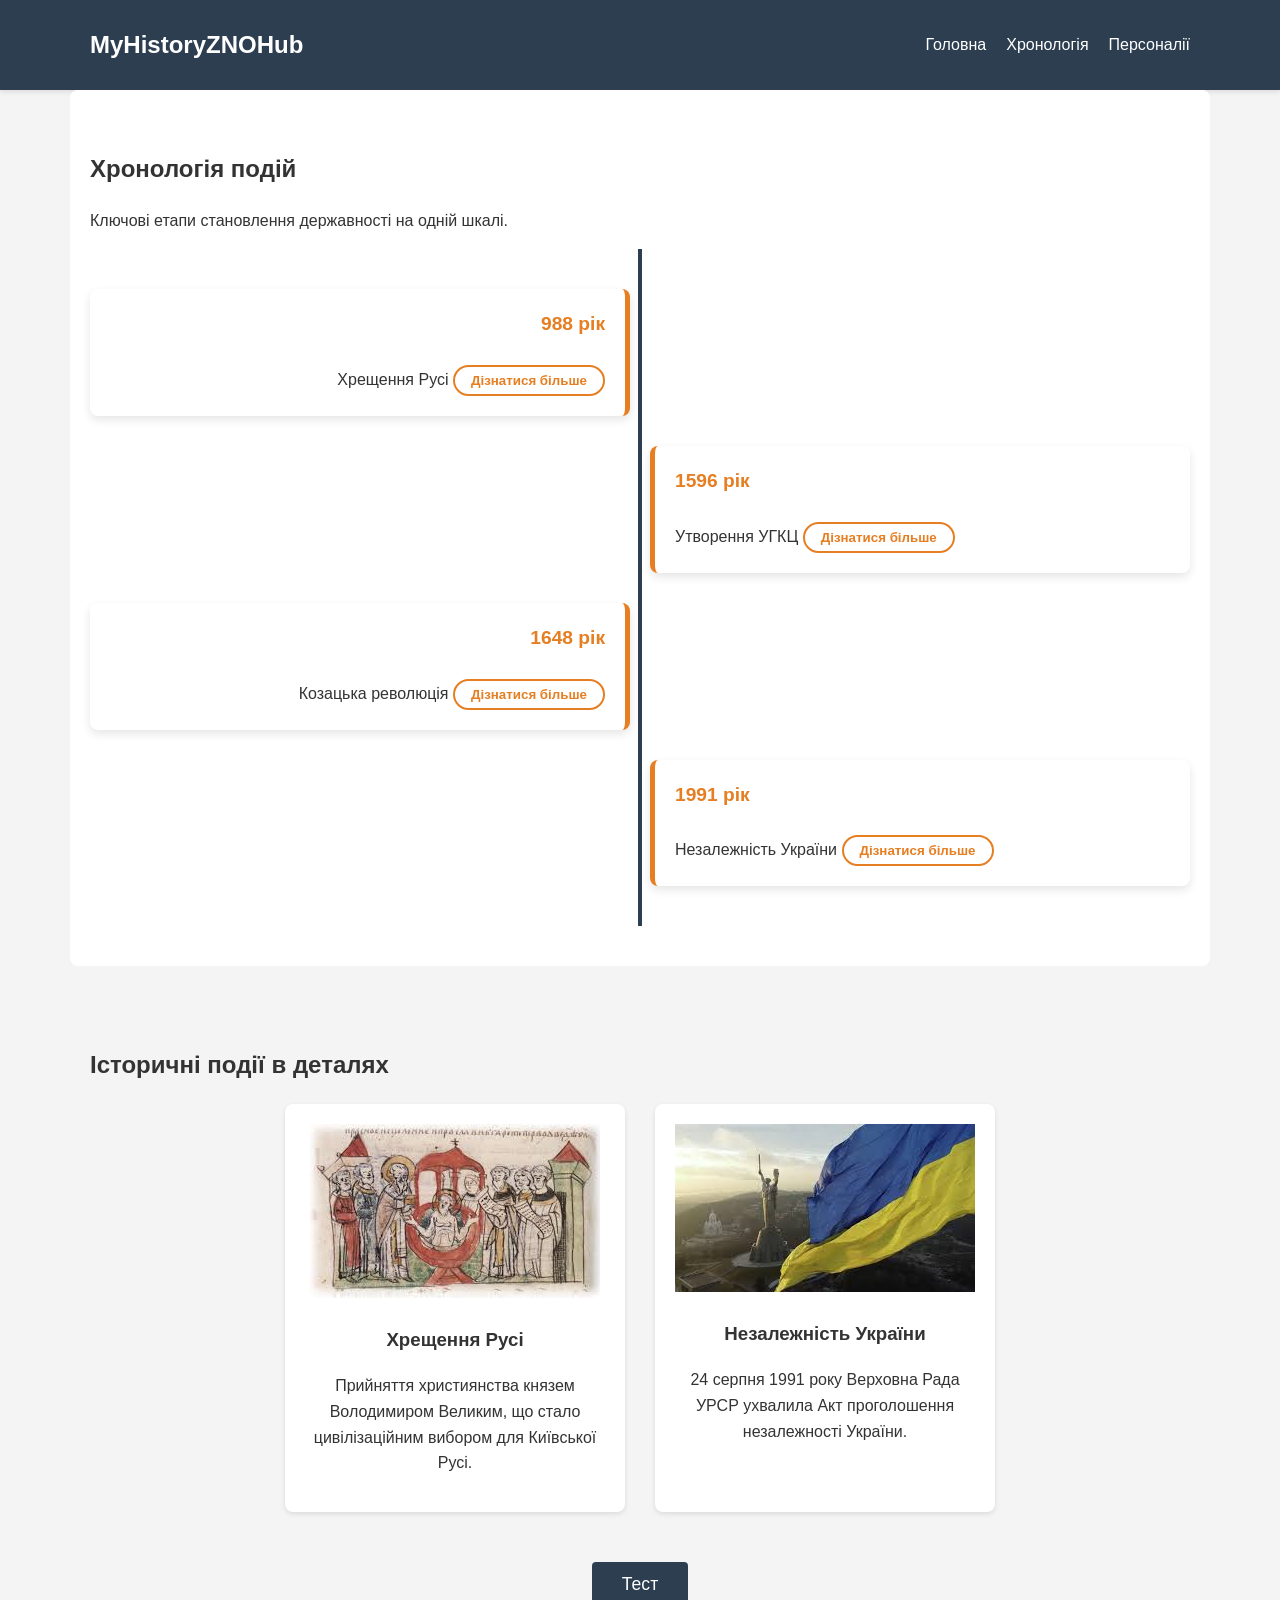
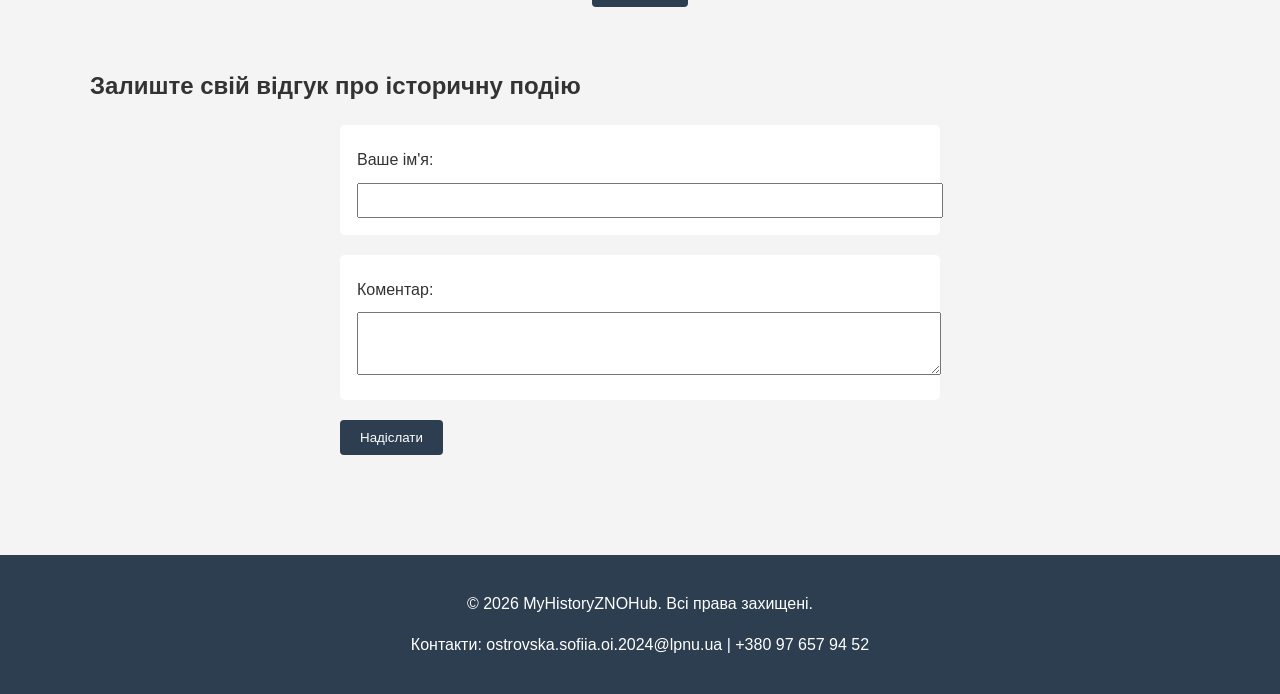
<file: index.html>
<!DOCTYPE html>
<html lang="uk">
<head>
    <meta charset="UTF-8">
    <meta name="viewport" content="width=device-width, initial-scale=1.0">
    <title>MyHistoryZNOhub</title>
    <link rel="stylesheet" href="style.css">
</head>
<body>

    <header>
        <div class="container header-content">
            <div class="logo">MyHistoryZNOHub</div>
            <nav>
                <ul>
                    <li><a href="index.html">Головна</a></li>
                    <li><a href="index.html#timeline">Хронологія</a></li>
                    <li><a href="persons.html">Персоналії</a></li>
                </ul>
            </nav>
        </div>
    </header>

    <main>
        <section id="timeline" class="container">
            <h2>Хронологія подій</h2>
            <p class="section-desc">Ключові етапи становлення державності на одній шкалі.</p>
            
            <div id="dynamic-timeline" class="timeline-wrapper"></div>
        </section>

        <section id="events" class="container">
            <h2>Історичні події в деталях</h2>
            <div class="events-grid">
                <article class="event-card">
                    <img src="fotoone.jpg" alt="998 рік">
                    <h3>Хрещення Русі</h3>
                    <p>Прийняття християнства князем Володимиром Великим, що стало цивілізаційним вибором для Київської Русі.</p>
                </article>
                
                <article class="event-card">
                    <img src="fototwo.jpg" alt="Незалежність України">
                    <h3>Незалежність України</h3>
                    <p>24 серпня 1991 року Верховна Рада УРСР ухвалила Акт проголошення незалежності України.</p>
                </article>
            </div>
            
            <div style="text-align: center; margin-top: 30px;">
                <button id="toggle-test-btn" class="btn-primary">Тест</button>
            </div>
        </section>

        <section id="testing" class="container">
            <h2>Перевір свої знання</h2>
            <form class="quiz-form">
                <div class="question">
                    <p>1. У якому році було проголошено незалежність України?</p>
                    <label><input type="radio" name="q1" value="1991"> 1991</label>
                    <label><input type="radio" name="q1" value="1990"> 1990</label>
                    <label><input type="radio" name="q1" value="1996"> 1996</label>
                </div>
                
                <div class="question">
                    <p>2. Хто хрестив Київську Русь?</p>
                    <label><input type="radio" name="q2" value="volodymyr"> Володимир Великий</label>
                    <label><input type="radio" name="q2" value="yaroslav"> Ярослав Мудрий</label>
                </div>

                <button type="button" class="btn-submit">Завершити тест</button>
            </form>
        </section>

        <section id="feedback" class="container" style="margin-bottom: 40px;">
            <h2>Залиште свій відгук про історичну подію</h2>
            <form id="feedback-form" class="quiz-form">
                <div class="question">
                    <label for="name-input">Ваше ім'я:</label>
                    <input type="text" id="name-input" style="width: 100%; padding: 8px; margin-top: 5px;">
                </div>
                <div class="question">
                    <label for="comment-input">Коментар:</label>
                    <textarea id="comment-input" rows="3" style="width: 100%; padding: 8px; margin-top: 5px;"></textarea>
                </div>
                <button type="submit" class="btn-submit">Надіслати</button>
            </form>
            
            <div id="feedback-list" style="margin-top: 20px;"></div>
        </section>
    </main>

    <footer>
        <div class="container footer-content">
            <p>&copy; 2026 MyHistoryZNOHub. Всі права захищені.</p>
            <p>Контакти: ostrovska.sofiia.oi.2024@lpnu.ua | +380 97 657 94 52</p>
        </div>
    </footer>

    <div id="event-modal" class="modal">
        <div class="modal-content">
            <span class="close-btn">&times;</span>
            <h2 id="modal-title">Заголовок події</h2>
            <p id="modal-desc">Детальний опис події з'явиться тут.</p>
        </div>
    </div>

    <script src="script.js"></script>
</body>
</html>
</file>
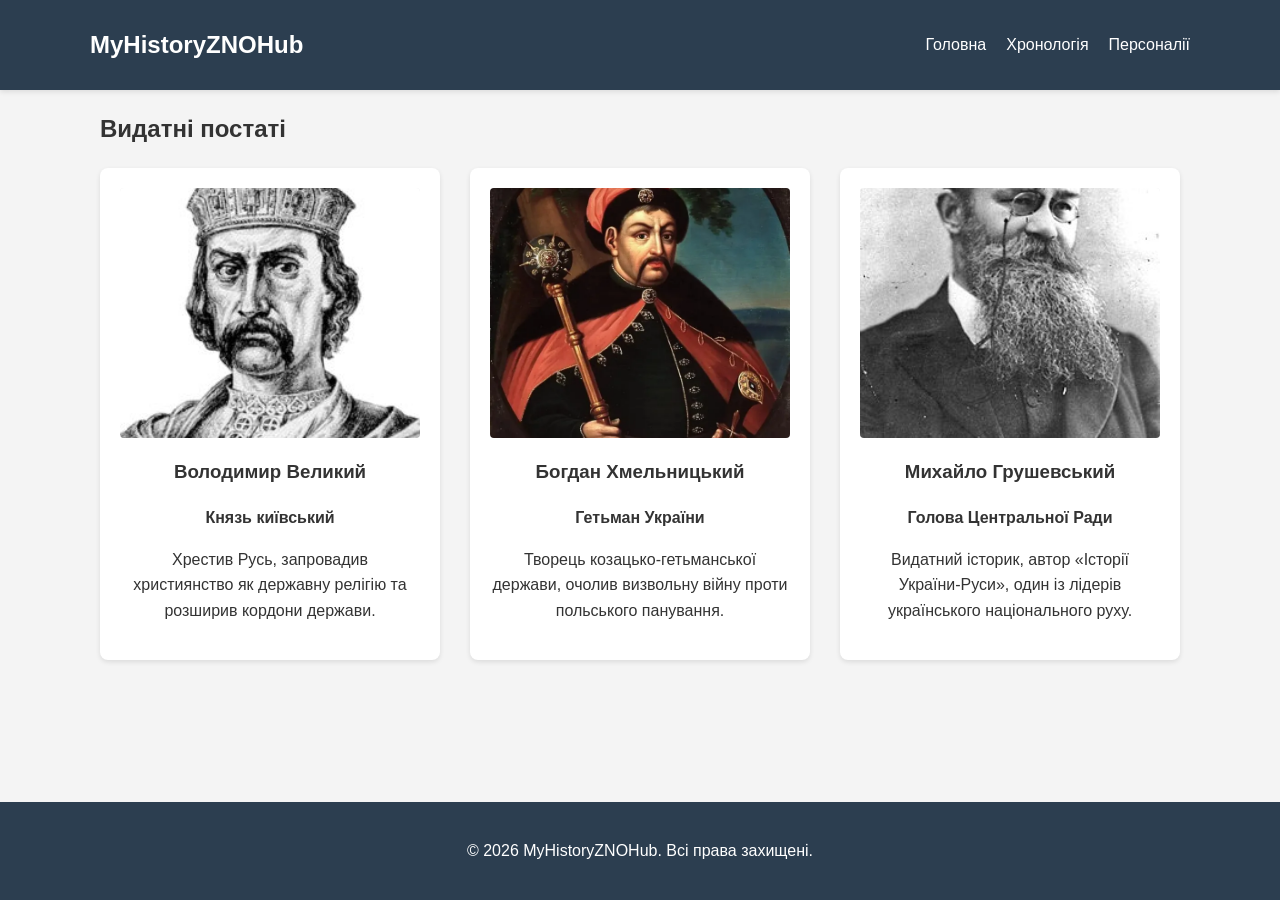
<file: persons.html>
<!DOCTYPE html>
<html lang="uk">
<head>
    <meta charset="UTF-8">
    <meta name="viewport" content="width=device-width, initial-scale=1.0">
    <title>Персоналії - MyHistoryZNOHub</title>
    <link rel="stylesheet" href="style.css">
</head>
<body>
    <header>
        <div class="container header-content">
            <div class="logo">MyHistoryZNOHub</div>
            <nav>
                <ul>
                    <li><a href="index.html">Головна</a></li>
                    <li><a href="index.html#timeline">Хронологія</a></li>
                    <li><a href="persons.html">Персоналії</a></li>
                </ul>
            </nav>
        </div>
    </header>

    <main class="container">
        <h2>Видатні постаті</h2>
        <div id="persons-grid" class="events-grid">
            </div>
    </main>

    <footer>
        <div class="container">
            <p>&copy; 2026 MyHistoryZNOHub. Всі права захищені.</p>
        </div>
    </footer>

    <script src="script.js"></script>
</body>
</html>
</file>
<file: style.css>
:root {
    --primary-color: #2c3e50;
    --accent-color: #e67e22;
    --bg-light: #f4f4f4;
    --text-dark: #333;
    --white: #ffffff;
}

body {
    font-family: 'Segoe UI', Tahoma, Geneva, Verdana, sans-serif;
    margin: 0;
    padding: 0;
    line-height: 1.6;
    color: var(--text-dark);
    background-color: var(--bg-light);
    display: flex;
    flex-direction: column;
    min-height: 100vh;
}

.container {
    max-width: 1100px;
    margin: 0 auto;
    padding: 0 20px;
}

main {
    flex: 1;
    padding-bottom: 60px; 
}

header {
    background-color: var(--primary-color);
    color: var(--white);
    padding: 1rem 0;
    box-shadow: 0 2px 5px rgba(0,0,0,0.1);
}

.header-content {
    display: flex;
    justify-content: space-between;
    align-items: center;
}

.logo {
    font-size: 1.5rem;
    font-weight: bold;
}

nav ul {
    list-style: none;
    padding: 0;
    display: flex; 
    gap: 20px;
}

nav a {
    color: var(--white);
    text-decoration: none;
    font-weight: 500;
    transition: color 0.3s;
}

nav a:hover {
    color: var(--accent-color);
}

#timeline {
    padding: 40px 20px;
    background-color: var(--white);
    margin-bottom: 20px;
    border-radius: 8px;
}

.timeline-wrapper {
    display: flex;
    flex-direction: column; 
    position: relative;
    padding: 40px 0;
    gap: 30px; 
}

.timeline-wrapper::before {
    content: '';
    position: absolute;
    top: 0;
    left: 50%;
    width: 4px;
    height: 100%;
    background-color: var(--primary-color);
    transform: translateX(-50%);
    z-index: 0;
}

.timeline-item {
    width: 45%; 
    background: var(--white);
    border-radius: 8px;
    padding: 20px;
    box-shadow: 0 4px 10px rgba(0,0,0,0.1);
    z-index: 1;
    position: relative;
    transition: transform 0.3s, box-shadow 0.3s, border-color 0.3s;
    border-left: 5px solid var(--accent-color);
    border-right: 5px solid var(--accent-color);
}

/* зелена рамка для івентів після 1900 року */
.timeline-item-modern {
    border-color: #27ae60;
}

.timeline-item:nth-child(odd) {
    align-self: flex-start;
    text-align: right;
    border-left: none;
    border-right: 5px solid var(--accent-color);
}

.timeline-item:nth-child(even) {
    align-self: flex-end;
    text-align: left;
    border-right: none;
    border-left: 5px solid var(--accent-color);
}

.timeline-item:hover {
    transform: translateY(-5px); 
    box-shadow: 0 6px 15px rgba(0,0,0,0.15);
}

.timeline-item .date {
    display: block;
    font-weight: bold;
    font-size: 1.2rem;
    color: var(--accent-color);
    margin-bottom: 10px;
}

.timeline-item .event {
    font-size: 1rem;
    color: var(--text-dark);
}

#events {
    padding: 40px 20px;
}

.events-grid {
    display: flex;
    flex-wrap: wrap;
    gap: 30px;
    justify-content: center;
    padding-bottom: 20px;
}

.event-card {
    background: var(--white);
    border-radius: 8px;
    width: 300px;
    padding: 20px;
    box-shadow: 0 2px 5px rgba(0,0,0,0.1);
    text-align: center;
    transition: transform 0.3s ease, background-color 0.3s ease;
}

/* ховер-клас для js */
.event-card-hover {
    transform: scale(1.03);
    background-color: #fdf5e6;
}

.person-img-container {
    height: 250px;
    overflow: hidden;
    border-radius: 4px;
    margin-bottom: 15px;
    background-color: #eee;
}

.person-img-container img {
    width: 100%;
    height: 100%;
    object-fit: cover;
}

button {
    background-color: var(--primary-color);
    color: white;
    border: none;
    padding: 10px 20px;
    border-radius: 4px;
    cursor: pointer;
}

button:hover {
    background-color: var(--accent-color);
}

#testing {
    padding: 40px 20px;
    background-color: #e9ecef;
    border-radius: 8px;
    margin-bottom: 40px;
}

/* прихований стан секції тесту */
.testing-hidden {
    display: none;
}

/* видимий стан секції тесту */
.testing-visible {
    display: block;
}

.quiz-form {
    max-width: 600px;
    margin: 0 auto;
}

.question {
    margin-bottom: 20px;
    background: white;
    padding: 15px;
    border-radius: 5px;
    transition: all 0.3s ease;
    border: 2px solid transparent; 
}

.question-correct {
    border: 2px solid #27ae60;
    background-color: #eafaf1;
}

.question-wrong {
    border: 2px solid #e74c3c;
    background-color: #fdedec;
}

#test-result-msg {
    text-align: center;
}

.test-result-correct {
    color: #27ae60;
}

.test-result-partial {
    color: #e67e22;
}

.question label {
    display: block;
    margin: 5px 0;
    cursor: pointer;
}

footer {
    background-color: var(--primary-color);
    color: white;
    text-align: center;
    padding: 20px 0;
    margin-top: auto; 
}

@media (max-width: 768px) {
    .header-content {
        flex-direction: column;
    }
    
    nav ul {
        margin-top: 15px;
        flex-wrap: wrap;
        justify-content: center;
    }

    .timeline-wrapper::before {
        left: 0;
        transform: none;
    }

    .timeline-item {
        width: 90%;
        align-self: flex-end !important;
        text-align: left !important;
        border-right: none !important;
        border-left: 5px solid var(--accent-color) !important;
    }
}

@media (max-width: 480px) {
    nav ul {
        flex-direction: column;
        width: 100%;
        text-align: center;
    }

    nav ul li {
        margin: 5px 0;
    }
    
    .timeline-item {
        width: 85%; 
    }
}

.learn-more-btn {
    display: inline-block;
    margin-top: 15px;
    background-color: transparent;
    color: var(--accent-color);
    border: 2px solid var(--accent-color);
    font-weight: 600;
    border-radius: 20px; 
    padding: 6px 16px;
    cursor: pointer;
    transition: all 0.3s ease; 
}

.learn-more-btn:hover {
    background-color: var(--accent-color);
    color: var(--white);
    transform: translateY(-2px); 
    box-shadow: 0 4px 8px rgba(230, 126, 34, 0.2);
}

.btn-primary {
    font-size: 1.1rem;
    padding: 12px 30px;
}

.modal {
    display: none; 
    position: fixed;
    z-index: 1000;
    left: 0;
    top: 0;
    width: 100%;
    height: 100%;
    background-color: rgba(0, 0, 0, 0.6);
    justify-content: center;
    align-items: center;
}

/* клас для показу модалки */
.modal-visible {
    display: flex;
}

.modal-content {
    background-color: var(--white);
    padding: 30px;
    border-radius: 8px;
    width: 80%;
    max-width: 500px;
    position: relative;
    box-shadow: 0 5px 15px rgba(0,0,0,0.3);
    text-align: center;
}

.close-btn {
    position: absolute;
    top: 10px;
    right: 15px;
    color: #aaa;
    font-size: 28px;
    font-weight: bold;
    cursor: pointer;
}

.close-btn:hover,
.close-btn:focus {
    color: var(--text-dark);
    text-decoration: none;
}

.feedback-item {
    background: white;
    padding: 15px;
    margin-bottom: 10px;
    border-left: 4px solid var(--accent-color);
    border-radius: 4px;
    box-shadow: 0 1px 3px rgba(0,0,0,0.1);
}

.feedback-item p {
    margin: 5px 0 0 0;
}
</file>
